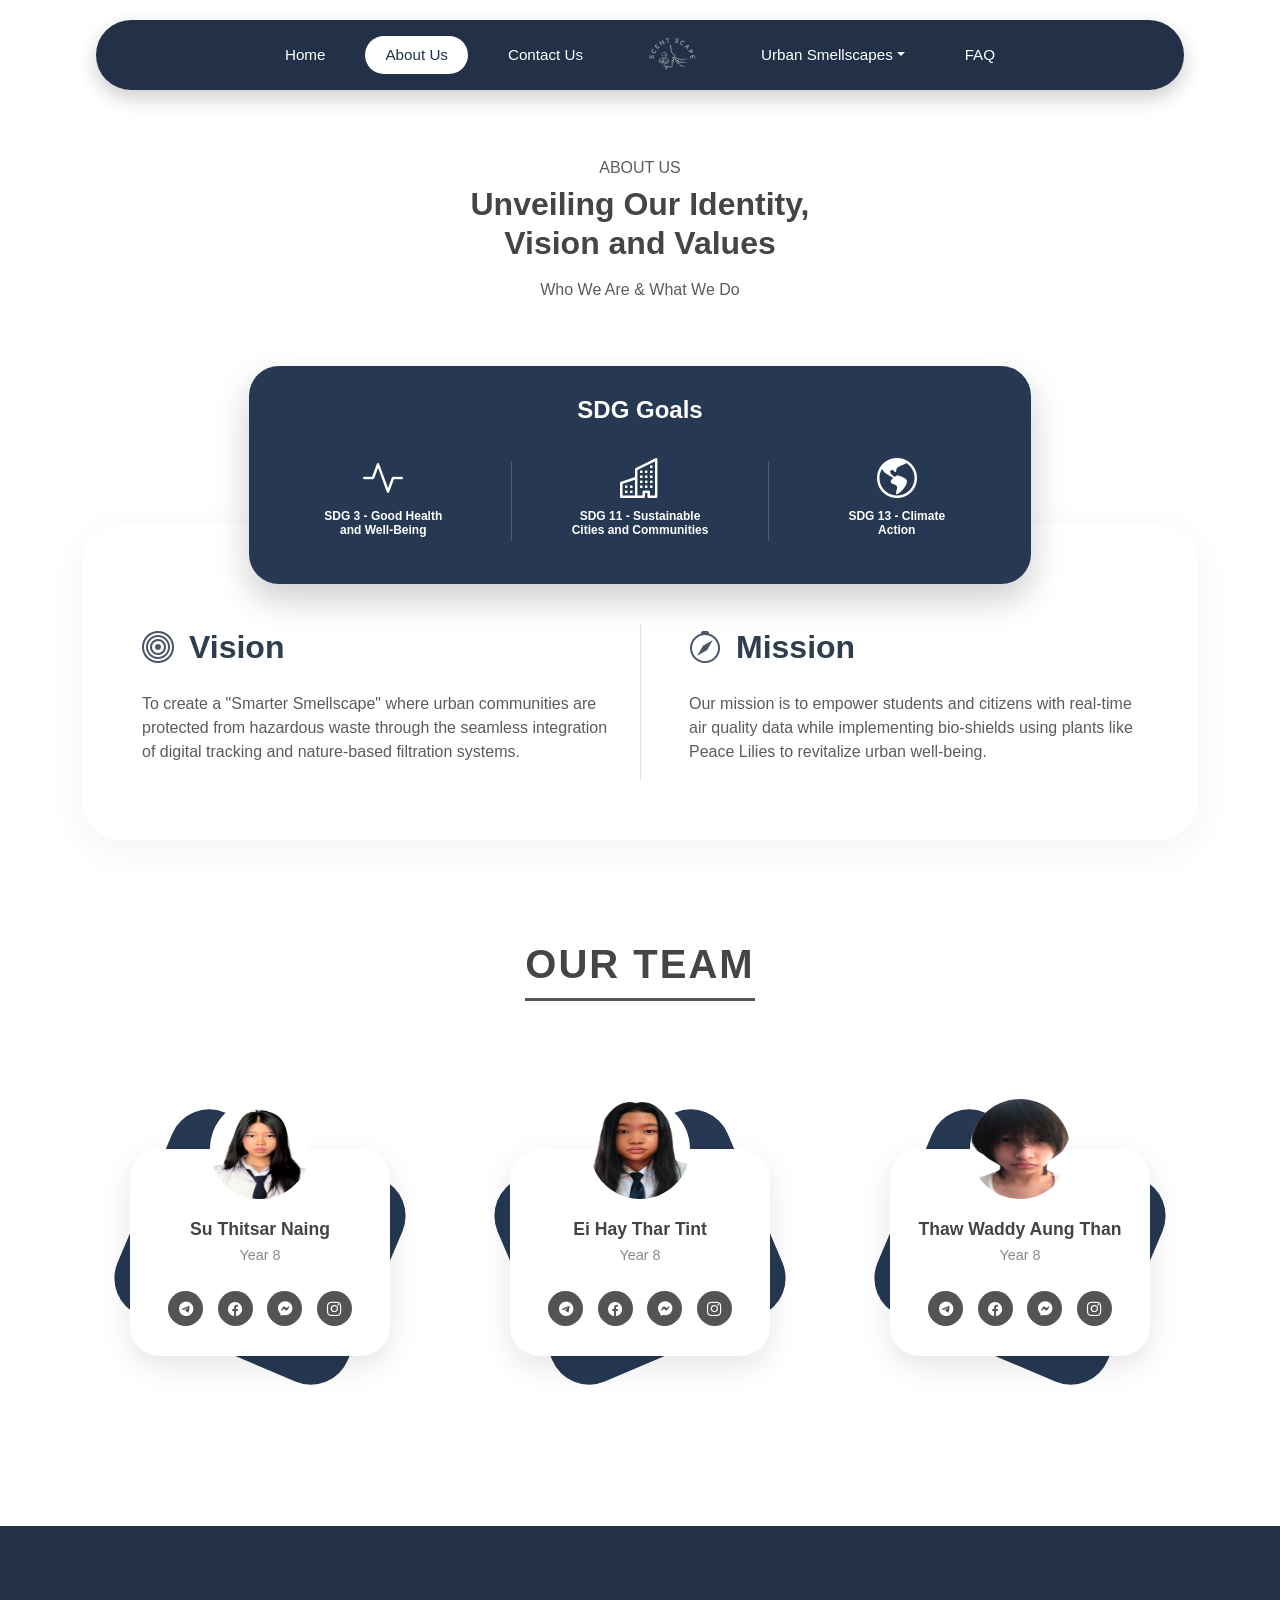
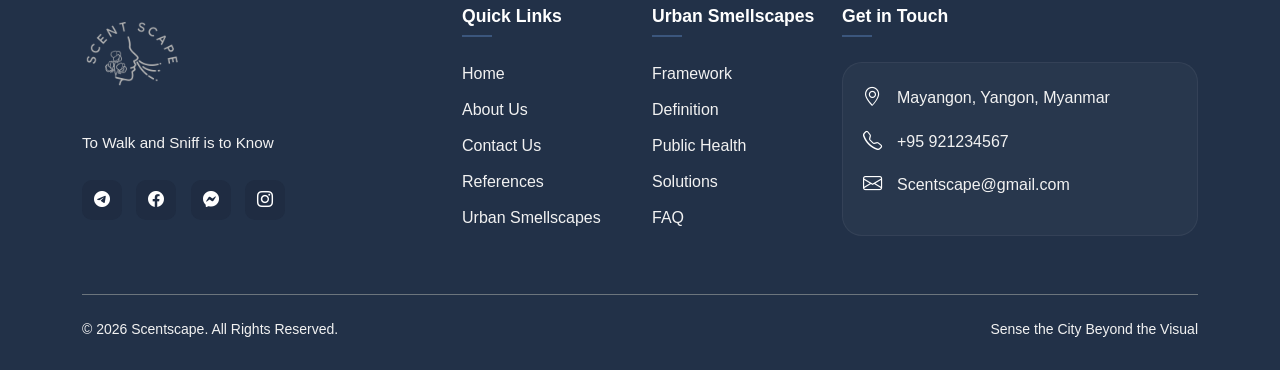
<file: about_us.html>
<!DOCTYPE html>
<html lang="en">
<head>
    <meta charset="UTF-8">
    <meta name="viewport" content="width=device-width, initial-scale=1.0">
    <title>ScentScape | About Us</title>
    <link rel="shortcut icon" href="img/greylogo.png" type="image/x-icon">
    <link href="https://cdn.jsdelivr.net/npm/bootstrap@5.3.8/dist/css/bootstrap.min.css" rel="stylesheet" integrity="sha384-sRIl4kxILFvY47J16cr9ZwB07vP4J8+LH7qKQnuqkuIAvNWLzeN8tE5YBujZqJLB" crossorigin="anonymous">
    <link rel="stylesheet" href="https://cdn.jsdelivr.net/npm/bootstrap-icons@1.13.1/font/bootstrap-icons.min.css">
    <link rel="stylesheet" href="about_us.css">
     <link rel="stylesheet" href="https://maxcdn.bootstrapcdn.com/font-awesome/4.5.0/css/font-awesome.min.css">
     <link rel="stylesheet" href="nav_footer.css">

</head>
<body>
    
<nav class="navbar navbar-expand-md position-sticky">
        <div class="container-fluid justify-content-center">
            <button class="navbar-toggler shadow-none border-0" data-bs-toggle="offcanvas" data-bs-target="#mainNav">
                <span class="navbar-toggler-icon"></span>
            </button>

            <div class="offcanvas offcanvas-start" id="mainNav">
                <div class="offcanvas-header">
                    <button class="btn-close btn-close-white" data-bs-dismiss="offcanvas"></button>
                </div>
                
                <div class="offcanvas-body">
                    <ul class="d-flex navbar-nav align-items-center">

                        <li class="nav-item home"><a class="nav-link" href="index.html">Home</a></li>
                        <li class="nav-item about-us"><a class="nav-link active" href="about_us.html">About Us</a></li>
                        <li class="nav-item contact-us"><a class="nav-link" href="contact.html">Contact Us</a></li>
                        <li class="nav-item mx-lg-4 nav-logo">
                            <a class="navbar-brand p-0 m-0" href="index.html">
                                <img src="img/greylogo.png" class="centerlogo" alt="Logo">
                            </a>
                        </li>
                        <li class="nav-item dropdown"><a href="#" class="nav-link dropdown-toggle" data-bs-toggle="dropdown">Urban Smellscapes</a>
                            <ul class="dropdown-menu">
                                <li><a href="public.html" class="dropdown-item">Understanding Public Health</a></li>
                                
                                <li><a href="solution.html" class="dropdown-item">Solutions</a></li>
                            </ul>
                        </li>
                        <li class="nav-item faq"><a class="nav-link" href="contact.html">FAQ</a></li>
                    </ul>
                </div>
            </div>
        </div>
    </nav>

    <!-- ABOUT SECTION -->
    <div class="container text-center py-5 intro">
        <h6 class="text-muted">ABOUT US</h6>
        <h2 class="fw-bold">Unveiling Our Identity,<br>Vision and Values</h2>
            <p class="text-muted mt-3">
                Who We Are & What We Do
            </p>
    </div>

    <div class="container goals-container">
    
    <!-- OVERLAPPING TOP CARD -->
    <div class="sdg-card">
        <h4 class="fw-bold mb-4">SDG Goals</h4>
        <div class="row align-items-center">
            <div class="col">
                <i class="bi bi-activity sdg-icon"></i>
                <p class="sdg-text">SDG 3 - Good Health<br>and Well-Being</p>
            </div>
            <div class="col-auto"><div class="sdg-divider"></div></div>
            <div class="col">
                <i class="bi bi-buildings sdg-icon"></i>
                <p class="sdg-text">SDG 11 - Sustainable<br>Cities and Communities</p>
            </div>
            <div class="col-auto"><div class="sdg-divider"></div></div>
            <div class="col">
                <i class="bi bi-globe-americas sdg-icon"></i>
                <p class="sdg-text">SDG 13 - Climate<br>Action</p>
            </div>
        </div>
    </div>

    <!-- WHITE BASE CARD -->
    <div class="vision-mission-base">
        <div class="row g-5">
            <!-- Vision -->
            <div class="col-md-6">
                <div class="vm-header">
                    <i class="bi bi-bullseye vm-icon"></i>
                    <h2 class="fw-bold m-0">Vision</h2>
                </div>
                <p class="text-muted">
                    To create a "Smarter Smellscape" where urban communities are protected from hazardous waste through the seamless integration of digital tracking and nature-based filtration systems.
                </p>
            </div>

            <!-- Mission -->
            <div class="col-md-6 border-start ps-md-5">
                <div class="vm-header">
                    <i class="bi bi-compass vm-icon"></i>
                    <h2 class="fw-bold m-0">Mission</h2>
                </div>
                <p class="text-muted">
                    Our mission is to empower students and citizens with real-time air quality data while implementing bio-shields using plants like Peace Lilies to revitalize urban well-being.
                </p>
            </div>
        </div>
    </div>

</div>

<div class="section-header">
    <h1>OUR TEAM</h1>
</div>
<div class="container">

    <div class="row ">
        <!-- Member 1 -->
        <div class="col-md-6 col-lg-4">
            <div class="team-card-wrapper stn-card-wrapper">
                <div class="team-card">
                    <div class="profile-img-box">
                        <img class="rounded-circle" src="img/STN.png" alt="Su pfp">
                    </div>
                    <h5 class="member-name">Su Thitsar Naing</h5>
                    <p class="member-role">Year 8</p>
                    <div class="social-links">
                        <a href="https://web.telegram.org/"><i class="bi bi-telegram"></i></a>
                        <a href="https://www.facebook.com/"><i class="bi bi-facebook"></i></a>
                        <a href="https://www.messenger.com/"><i class="bi bi-messenger"></i></a>
                        <a href="https://www.instagram.com/"><i class="bi bi-instagram"></i></a>
                    </div>
                </div>
            </div>
        </div>

<!-- Member 2 -->
        <div class="col-md-6 col-lg-4 ">
            <div class="team-card-wrapper ei-card-wrapper">
                <div class="team-card">
                    <div class="profile-img-box">
                        <img class="rounded-circle" src="img/EHTT.png" alt="Ei pfp">
                    </div>
                    <h5 class="member-name">Ei Hay Thar Tint</h5>
                    <p class="member-role">Year 8</p>
                    <div class="social-links">
                        <a href="https://web.telegram.org/"><i class="bi bi-telegram"></i></a>
                        <a href="https://www.facebook.com/"><i class="bi bi-facebook"></i></a>
                        <a href="https://www.messenger.com/"><i class="bi bi-messenger"></i></a>
                        <a href="https://www.instagram.com/"><i class="bi bi-instagram"></i></a>
                    </div>
                </div>
            </div>
        </div>

        <!-- Member 3 -->
        <div class="col-md-12 col-lg-4">
            <div class="team-card-wrapper waddy-card-wrapper">
                <div class="team-card">
                    <div class="profile-img-box">
                        <img class="rounded-circle" src="img/TWAT.png" alt="Waddy pfp">
                    </div>
                    <h5 class="member-name">Thaw Waddy Aung Than</h5>
                    <p class="member-role">Year 8</p>
                    <div class="social-links">
                        <a href="https://web.telegram.org/"><i class="bi bi-telegram"></i></a>
                        <a href="https://www.facebook.com/"><i class="bi bi-facebook"></i></a>
                        <a href="https://www.messenger.com/"><i class="bi bi-messenger"></i></a>
                        <a href="https://www.instagram.com/"><i class="bi bi-instagram"></i></a>
                    </div>
                </div>
            </div>
        </div>
    </div>
</div>


<section id="footer" class="footer-section">
    <footer class="footer">
        <div class="container">
            <div class="row gy-5">
            
                <div class="col-lg-4">
                    <div class="footer-brand">
                        <img class="footer-logo mb-4" src="img/greylogo.png" alt="logo">
                        <p class="footer-bio">To Walk and Sniff is to Know</p>
                        <div class="social-wrapper mt-4">
                            <a href="https://web.telegram.org/" data-bs-toggle="tooltip" data-bs-title="Telegram"><i class="bi bi-telegram" ></i></a>
                            <a href="https://www.facebook.com/" data-bs-toggle="tooltip" data-bs-title="Facebook"><i class="bi bi-facebook"></i></a>
                            <a href="https://www.messenger.com/" data-bs-toggle="tooltip" data-bs-title="Messenger"><i class="bi bi-messenger" data-bs-title="Messenger"></i></a>
                            <a href="https://www.instagram.com/" data-bs-toggle="tooltip" data-bs-title="Instagram"><i class="bi bi-instagram" data-bs-title="Instagram"></i></a>
                        </div>
                    </div>
                </div>


                <div class="col-lg-2 d-none d-lg-block">
                    <h6 class="footer-title">Quick Links</h6>
                    <ul class="footer-list">
                        <li><a href="index.html">Home</a></li>
                        <li><a href="about_us.html">About Us</a></li>
                        <li><a href="contact.html">Contact Us</a></li>
                        <li><a href="reference.html">References</a></li>
                        <li><a href="public.html">Urban Smellscapes</a></li>
                    </ul>
                </div>

                <div class="col-lg-2 d-none d-lg-block">
                    <h6 class="footer-title">Urban Smellscapes</h6>
                    <ul class="footer-list">
                        <li><a href="index.html">Framework</a></li>
                        <li><a href="public.html ">Definition</a></li>
                        <li><a href="public.html">Public Health</a></li>
                        <li><a href="solution.html">Solutions</a></li>
                        <li><a href="contact.html">FAQ</a></li>
                    </ul>
                </div>


                <div class="col-12 d-lg-none">
                    <div class="accordion accordion-flush" id="footerMobileMenu">
                        <div class="accordion-item bg-transparent">
                            <h2 class="accordion-header">
                                <button class="accordion-button collapsed px-0 bg-transparent text-white" type="button" data-bs-toggle="collapse" data-bs-target="#collapseNav1">
                                    Quick Links
                                </button>
                            </h2>
                            <div id="collapseNav1" class="accordion-collapse collapse" data-bs-parent="#footerMobileMenu">
                                <ul class="footer-list py-3 text-white">
                                    <li><a href="index.html">Home</a></li>
                                    <li><a href="about_us.html">About Us</a></li>
                                    <li><a href="contact.html">Contact Us</a></li>
                                    <li><a href="reference.html">References</a></li>
                                    <li><a href="public.html">Urban Smellscapes</a></li>
                                </ul>
                            </div>
                        </div>

                        <div class="accordion-item bg-transparent">
                            <h2 class="accordion-header">
                                <button class="accordion-button collapsed px-0 bg-transparent text-white" type="button" data-bs-toggle="collapse" data-bs-target="#collapseNav2">
                                    Urban Smellscapes
                                </button>
                            </h2>
                            <div id="collapseNav2" class="accordion-collapse collapse text-white" data-bs-parent="#footerMobileMenu">
                                <ul class="footer-list py-3">
                                    <li><a href="index.html">Framework</a></li>
                                    <li><a href="public.html #comparision">Definition</a></li>
                                    <li><a href="public.html">Public Health</a></li>
                                    <li><a href="solution.html">Solutions</a></li>
                                    <li><a href="contact.html #faq-section-part">FAQ</a></li>
                                </ul>
                            </div>
                        </div>

                    </div>
                </div>

                <div class="col-lg-4">
                    <h6 class="footer-title">Get in Touch</h6>
                    <div class="contact-card">
                        <div class="contact-item">
                            <i class="bi bi-geo-alt " data-bs-toggle="tooltip" data-bs-title="Address"></i>
                            <span >Mayangon, Yangon, Myanmar</span>
                        </div>
                        <div class="contact-item">
                            <i class="bi bi-telephone" data-bs-toggle="tooltip" data-bs-title="Phone Number"></i>
                            <span>+95 921234567</span>
                        </div>
                        <div class="contact-item">
                            <i class="bi bi-envelope" data-bs-toggle="tooltip" data-bs-title="Gmail"></i>
                            <span>Scentscape@gmail.com</span>
                        </div>
                    </div>
                </div>

            </div>

            <div class="footer-bottom mt-5 pt-4 border-top border-secondary">
                <div class="row align-items-center">
                    <div class="col-md-6 text-center text-md-start">
                        <p class="mb-0 small">&copy; 2026 Scentscape. All Rights Reserved.</p>
                    </div>
                    <div class="col-md-6 text-center text-md-end mt-3 mt-md-0">
                        <p class="mb-0 small">Sense the City Beyond the Visual</p>
                    </div>
                </div>
            </div>
        </div>
    </footer>
</section>
    
 
    <script src="https://cdn.jsdelivr.net/npm/bootstrap@5.3.8/dist/js/bootstrap.bundle.min.js" integrity="sha384-FKyoEForCGlyvwx9Hj09JcYn3nv7wiPVlz7YYwJrWVcXK/BmnVDxM+D2scQbITxI" crossorigin="anonymous"></script>
    <script>
    const tooltips = document.querySelectorAll('[data-bs-toggle="tooltip"]')
    tooltips.forEach(t => {new bootstrap.Tooltip(t)});
    </script>
</body>
</html>
</file>
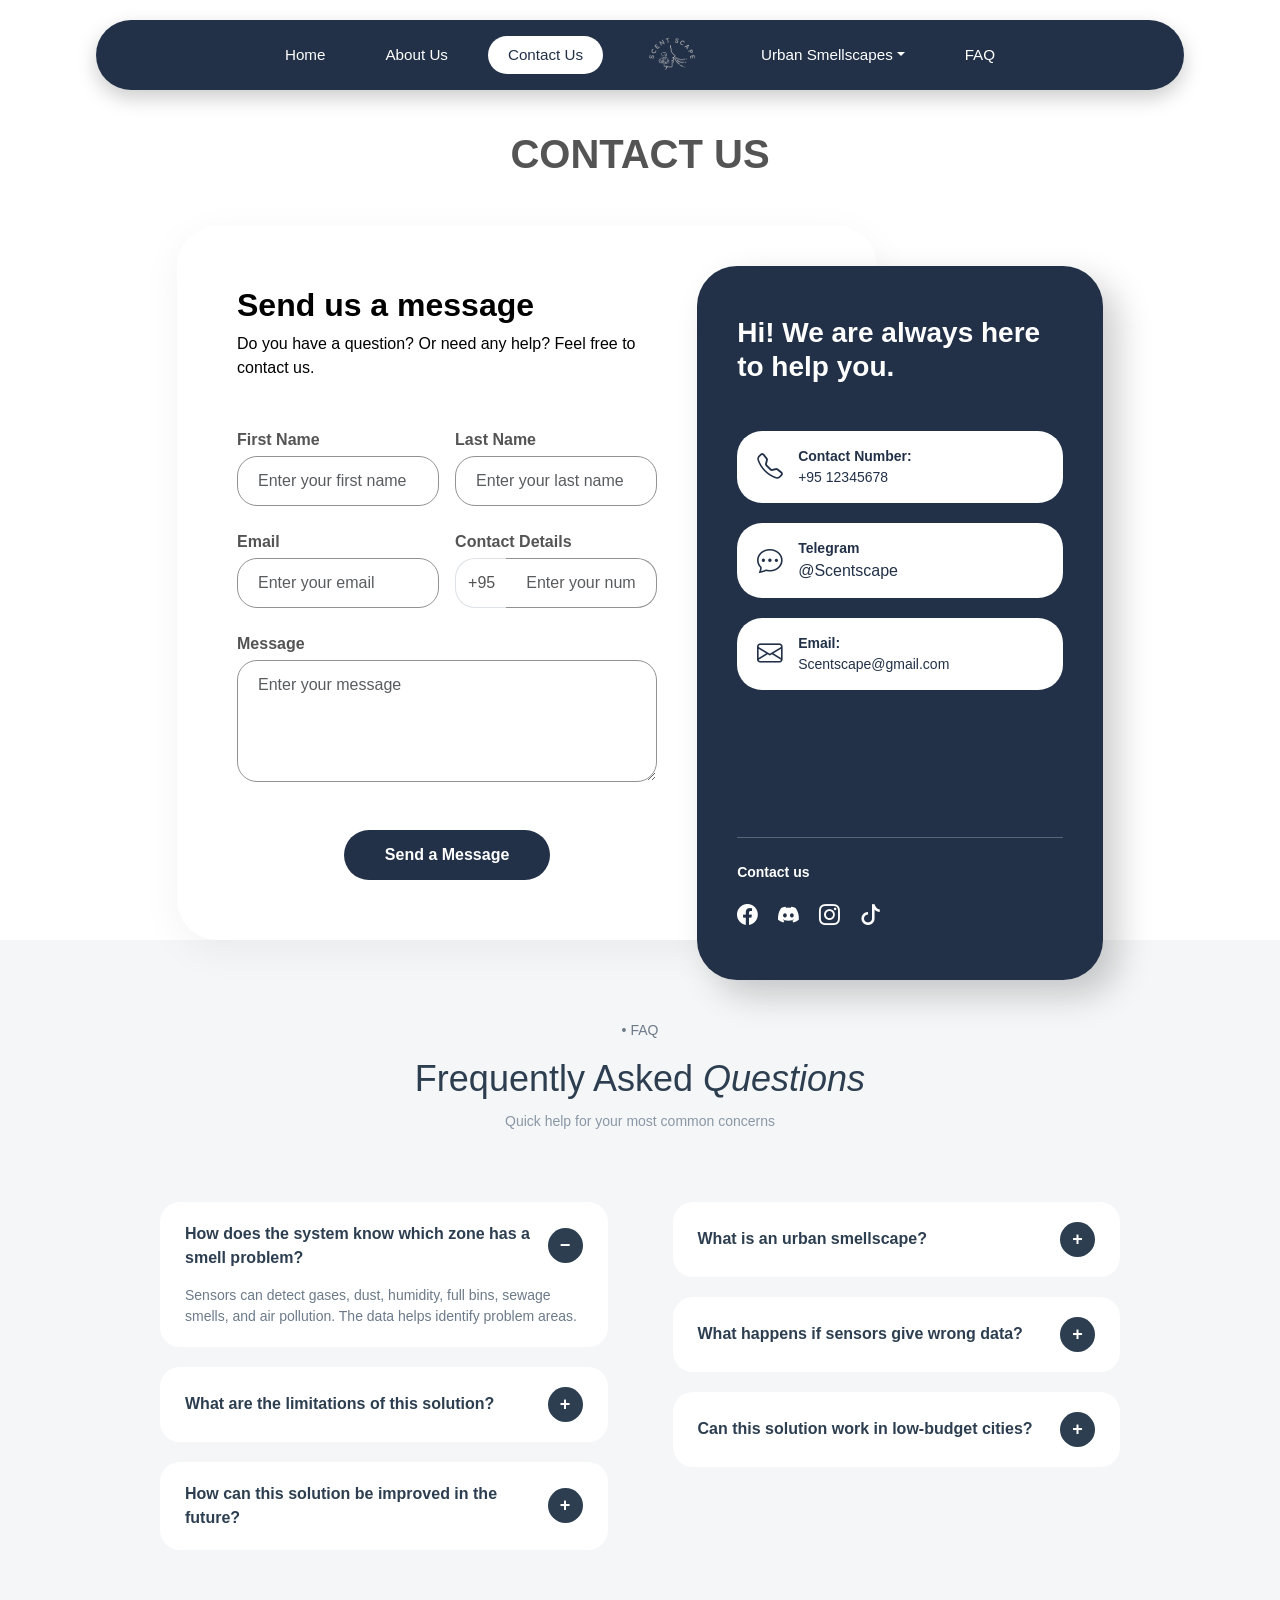
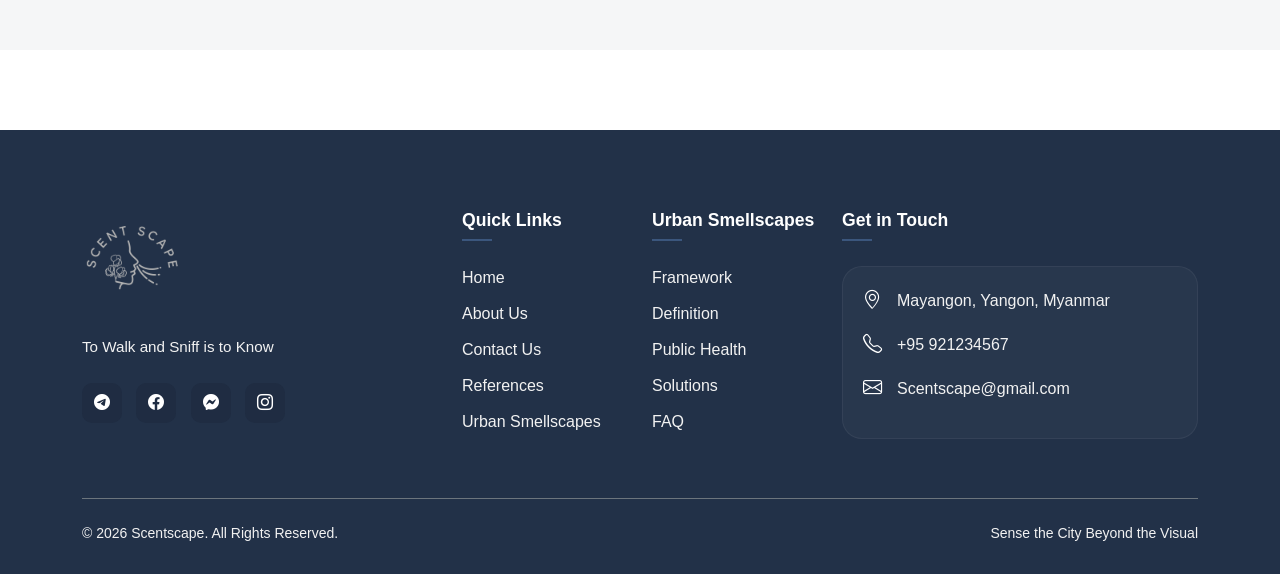
<file: contact.html>
<!DOCTYPE html>
<html lang="en">
<head>
    <meta charset="UTF-8">
    <meta name="viewport" content="width=device-width, initial-scale=1.0">
    <title> ScentScape | Contact Us</title>
    <link href="https://cdn.jsdelivr.net/npm/bootstrap@5.3.8/dist/css/bootstrap.min.css" rel="stylesheet" integrity="sha384-sRIl4kxILFvY47J16cr9ZwB07vP4J8+LH7qKQnuqkuIAvNWLzeN8tE5YBujZqJLB" crossorigin="anonymous">
    <link rel="shortcut icon" href="img/greylogo.png" type="image/x-icon">
    <link rel="stylesheet" href="https://cdn.jsdelivr.net/npm/bootstrap-icons@1.13.1/font/bootstrap-icons.min.css">
    <link rel="stylesheet" href="contact.css">
    <link rel="stylesheet" href="nav_footer.css">
    <link rel="stylesheet" href="faq.css">
    
</head>
<body>

   <nav class="navbar navbar-expand-md position-sticky">
        <div class="container-fluid justify-content-center">
            <button class="navbar-toggler shadow-none border-0" data-bs-toggle="offcanvas" data-bs-target="#mainNav">
                <span class="navbar-toggler-icon"></span>
            </button>

            <div class="offcanvas offcanvas-start" id="mainNav">
                <div class="offcanvas-header">
                    <button class="btn-close btn-close-white" data-bs-dismiss="offcanvas"></button>
                </div>
                
                <div class="offcanvas-body">
                    <ul class="d-flex navbar-nav align-items-center">

                        <li class="nav-item home"><a class="nav-link" href="index.html">Home</a></li>
                        <li class="nav-item about-us"><a class="nav-link" href="about_us.html">About Us</a></li>
                        <li class="nav-item contact-us"><a class="nav-link active" href="contact.html">Contact Us</a></li>
                        <li class="nav-item mx-lg-4 nav-logo">
                            <a class="navbar-brand p-0 m-0" href="index.html">
                                <img src="img/greylogo.png" class="centerlogo" alt="Logo">
                            </a>
                        </li>
                        <li class="nav-item dropdown"><a href="#" class="nav-link dropdown-toggle" data-bs-toggle="dropdown">Urban Smellscapes</a>
                            <ul class="dropdown-menu">
                                <li><a href="public.html" class="dropdown-item">Understanding Public Health</a></li>
                                
                                <li><a href="solution.html" class="dropdown-item">Solutions</a></li>
                            </ul>
                        </li>
                        <li class="nav-item faq"><a class="nav-link" href="contact.html ">FAQ</a></li>
                    </ul>
                </div>
            </div>
        </div>
    </nav>
    
 <div class="container contact-container">
        <h1 class="text-center fw-bold mb-5 contact-heading">CONTACT US</h1>
        
        <div class="row justify-content-center">
            <div class="col-lg-11 col-xl-10">
                <div class="row g-0 align-items-stretch">
                    
                    <div class="col-md-7">
                        <div class="white-base">
                            <h2 class="fw-bold mb-2 send-heading">Send us a message</h2>
                            <p class="white-container-p mb-5">Do you have a question? Or need any help? Feel free to contact us.</p>
                            
                            <form>
                                <div class="row g-3 mb-4">
                                    <div class="col-sm-6">
                                        <label class="label-text fw-bold mb-1">First Name</label>
                                        <input type="text" class="form-control" placeholder="Enter your first name">
                                    </div>
                                    <div class="col-sm-6">
                                        <label class="label-text fw-bold mb-1">Last Name</label>
                                        <input type="text" class="form-control" placeholder="Enter your last name">
                                    </div>
                                </div>

                                <div class="row g-3 mb-4">
                                    <div class="col-sm-6">
                                        <label class="label-text fw-bold mb-1">Email</label>
                                        <input type="email" class="form-control" placeholder="Enter your email">
                                    </div>
                                    <div class="col-sm-6">
                                        <label class="label-text fw-bold mb-1">Contact Details</label>
                                        <div class="input-group">
                                            <span class="input-group-text">+95</span>
                                            <input type="text" class="form-control phone-field" placeholder="Enter your num">
                                        </div>
                                    </div>
                                </div>

                                <div class="mb-4">
                                    <label class="label-text fw-bold mb-1">Message</label>
                                    <textarea class="form-control" rows="4" placeholder="Enter your message"></textarea>
                                </div>

                                <div class="text-center mt-5">
                                    <button type="submit" class="btn btn-submit">Send a Message</button>
                                </div>
                            </form>
                        </div>
                    </div>

                    <div class="col-md-5">
                        <div class="blue-offset-card h-100 d-flex flex-column justify-content-between">
                            <div>
                                <h3 class="fw-bold mb-5">Hi! We are always here to help you.</h3>
                                
                                <div class="info-pill">
                                    <i class="bi bi-telephone bi-icon"></i>
                                    <div>
                                        <div class="small fw-bold">Contact Number:</div>
                                        <div class="small">+95 12345678</div>
                                    </div>
                                </div>

                                <div class="info-pill">
                                    <i class="bi bi-chat-dots bi-icon"></i>
                                    <div>
                                        <div class="small fw-bold">Telegram</div>
                                        <div class="smal">@Scentscape</div>
                                    </div>
                                </div>

                                <div class="info-pill">
                                    <i class="bi bi-envelope bi-icon"></i>
                                    <div>
                                        <div class="small fw-bold">Email:</div>
                                        <div class="small">Scentscape@gmail.com</div>
                                    </div>
                                </div>
                            </div>

                            <div class="mt-4">
                                <hr class="mb-4 opacity-25">
                                <p class="small fw-bold mb-3">Contact us</p>
                                <div class="d-flex">
                                    <a href="https://www.facebook.com/" class="social-link" data-bs-toggle="tooltip" data-bs-title="Facebook"><i class="bi bi-facebook"></i></a>
                                    <a href="https://discord.com/" class="social-link" data-bs-toggle="tooltip" data-bs-title="Discord"><i class="bi bi-discord"></i></a>
                                    <a href="https://www.instagram.com/" class="social-link" data-bs-toggle="tooltip" data-bs-title="Instagram"><i class="bi bi-instagram"></i></a>
                                    <a href="https://www.tiktok.com/" class="social-link" data-bs-toggle="tooltip" data-bs-title="Tiktok"><i class="bi bi-tiktok"></i></a>
                                </div>
                            </div>
                        </div>
                    </div>

                </div>
            </div>
        </div>
    </div>

<section class="faq-section" id="faq-section-part">

  <div class="faq-header">
    <p class="faq-subtitle">• FAQ</p>
    <h2>Frequently Asked <em>Questions</em></h2>
    <p class="faq-description">Quick help for your most common concerns</p>
  </div>

  <div class="faq-container">

    <div class="col-lg-12">
        <div class="faq-item">
      <input type="checkbox" id="faq1" checked>
      <label class="faq-question" for="faq1">
        <span>How does the system know which zone has a smell problem?</span>
        <span class="faq-icon"></span>
      </label>
      <div class="faq-answer">
        Sensors can detect gases, dust, humidity, full bins, sewage smells, and air pollution. The data helps identify problem areas.
      </div>
    </div>

   
    <div class="faq-item ">
      <input type="checkbox" id="faq2">
      <label class="faq-question" for="faq2">
        <span>What are the limitations of this solution?</span>
        <span class="faq-icon"></span>
      </label>
      <div class="faq-answer">
        The system may need high costs, regular maintenance, electricity, internet connection, and trained workers. Sensors may also need checking to stay accurate.
      </div>
    </div>

    
    <div class="faq-item">
      <input type="checkbox" id="faq3">
      <label class="faq-question" for="faq3">
        <span>How can this solution be improved in the future?</span>
        <span class="faq-icon"></span>
      </label>
      <div class="faq-answer">
        It can be improved by adding better sensors, solar power, stronger smell maps, AI prediction, more green corridors, and faster alerts for city maintenance teams.
      </div>
    </div>

    </div>

    <div class="col-lg-12 sec-faq">

        <div class="faq-item">
      <input type="checkbox" id="faq4">
      <label class="faq-question" for="faq4">
        <span>What is an urban smellscape?</span>
        <span class="faq-icon"></span>
      </label>
      <div class="faq-answer">
        An urban smellscape is the overall smell environment of a city, including smells from traffic, food stalls, markets, parks, drains, and waste areas.
      </div>
    </div>

   
    <div class="faq-item">
      <input type="checkbox" id="faq5">
      <label class="faq-question" for="faq5">
        <span> What happens if sensors give wrong data?</span>
        <span class="faq-icon"></span>
      </label>
      <div class="faq-answer">
        The system may respond incorrectly, so sensors need regular checking, cleaning, and calibration to stay accurate.
      </div>
    </div>

    <div class="faq-item">
      <input type="checkbox" id="faq6">
      <label class="faq-question" for="faq6">
        <span>Can this solution work in low-budget cities?</span>
        <span class="faq-icon"></span>
      </label>
      <div class="faq-answer">
        Yes, but it can start small. Cities can begin with one problem zone, like a market or drainage area, then expand when more budget is available.
      </div>
    </div>
    </div>
  </div>
</section>


<section id="footer" class="footer-section">
    <footer class="footer">
        <div class="container">
            <div class="row gy-5">
            
                <div class="col-lg-4">
                    <div class="footer-brand">
                        <img class="footer-logo mb-4" src="img/greylogo.png" alt="logo">
                        <p class="footer-bio">To Walk and Sniff is to Know</p>
                        <div class="social-wrapper mt-4">
                            <a href="https://web.telegram.org/" data-bs-toggle="tooltip" data-bs-title="Telegram"><i class="bi bi-telegram" ></i></a>
                            <a href="https://www.facebook.com/" data-bs-toggle="tooltip" data-bs-title="Facebook"><i class="bi bi-facebook"></i></a>
                            <a href="https://www.messenger.com/" data-bs-toggle="tooltip" data-bs-title="Messenger"><i class="bi bi-messenger" data-bs-title="Messenger"></i></a>
                            <a href="https://www.instagram.com/" data-bs-toggle="tooltip" data-bs-title="Instagram"><i class="bi bi-instagram" data-bs-title="Instagram"></i></a>
                        </div>
                    </div>
                </div>


                <div class="col-lg-2 d-none d-lg-block">
                    <h6 class="footer-title">Quick Links</h6>
                    <ul class="footer-list">
                        <li><a href="index.html">Home</a></li>
                        <li><a href="about_us.html">About Us</a></li>
                        <li><a href="contact.html">Contact Us</a></li>
                        <li><a href="reference.html">References</a></li>
                        <li><a href="public.html">Urban Smellscapes</a></li>
                    </ul>
                </div>

                <div class="col-lg-2 d-none d-lg-block">
                    <h6 class="footer-title">Urban Smellscapes</h6>
                    <ul class="footer-list">
                        <li><a href="index.html">Framework</a></li>
                        <li><a href="public.html ">Definition</a></li>
                        <li><a href="public.html">Public Health</a></li>
                        <li><a href="solution.html">Solutions</a></li>
                        <li><a href="contact.html">FAQ</a></li>
                    </ul>
                </div>


                <div class="col-12 d-lg-none">
                    <div class="accordion accordion-flush" id="footerMobileMenu">
                        <div class="accordion-item bg-transparent">
                            <h2 class="accordion-header">
                                <button class="accordion-button collapsed px-0 bg-transparent text-white" type="button" data-bs-toggle="collapse" data-bs-target="#collapseNav1">
                                    Quick Links
                                </button>
                            </h2>
                            <div id="collapseNav1" class="accordion-collapse collapse" data-bs-parent="#footerMobileMenu">
                                <ul class="footer-list py-3 text-white">
                                    <li><a href="index.html">Home</a></li>
                                    <li><a href="about_us.html">About Us</a></li>
                                    <li><a href="contact.html">Contact Us</a></li>
                                    <li><a href="reference.html">References</a></li>
                                    <li><a href="public.html">Urban Smellscapes</a></li>
                                </ul>
                            </div>
                        </div>

                        <div class="accordion-item bg-transparent">
                            <h2 class="accordion-header">
                                <button class="accordion-button collapsed px-0 bg-transparent text-white" type="button" data-bs-toggle="collapse" data-bs-target="#collapseNav2">
                                    Urban Smellscapes
                                </button>
                            </h2>
                            <div id="collapseNav2" class="accordion-collapse collapse text-white" data-bs-parent="#footerMobileMenu">
                                <ul class="footer-list py-3">
                                    <li><a href="index.html">Framework</a></li>
                                    <li><a href="public.html">Definition</a></li>
                                    <li><a href="public.html">Public Health</a></li>
                                    <li><a href="solution.html">Solutions</a></li>
                                    <li><a href="contact.html">FAQ</a></li>
                                </ul>
                            </div>
                        </div>

                    </div>
                </div>

                <div class="col-lg-4">
                    <h6 class="footer-title">Get in Touch</h6>
                    <div class="contact-card">
                        <div class="contact-item">
                            <i class="bi bi-geo-alt " data-bs-toggle="tooltip" data-bs-title="Address"></i>
                            <span >Mayangon, Yangon, Myanmar</span>
                        </div>
                        <div class="contact-item">
                            <i class="bi bi-telephone" data-bs-toggle="tooltip" data-bs-title="Phone Number"></i>
                            <span>+95 921234567</span>
                        </div>
                        <div class="contact-item">
                            <i class="bi bi-envelope" data-bs-toggle="tooltip" data-bs-title="Gmail"></i>
                            <span>Scentscape@gmail.com</span>
                        </div>
                    </div>
                </div>

            </div>

            <div class="footer-bottom mt-5 pt-4 border-top border-secondary">
                <div class="row align-items-center">
                    <div class="col-md-6 text-center text-md-start">
                        <p class="mb-0 small">&copy; 2026 Scentscape. All Rights Reserved.</p>
                    </div>
                    <div class="col-md-6 text-center text-md-end mt-3 mt-md-0">
                        <p class="mb-0 small">Sense the City Beyond the Visual</p>
                    </div>
                </div>
            </div>
        </div>
    </footer>
</section>
    
 
    <script src="https://cdn.jsdelivr.net/npm/bootstrap@5.3.8/dist/js/bootstrap.bundle.min.js" integrity="sha384-FKyoEForCGlyvwx9Hj09JcYn3nv7wiPVlz7YYwJrWVcXK/BmnVDxM+D2scQbITxI" crossorigin="anonymous"></script>
    <script>
    const tooltips = document.querySelectorAll('[data-bs-toggle="tooltip"]')
    tooltips.forEach(t => {new bootstrap.Tooltip(t)});
    </script>
</body>
</html>
</file>
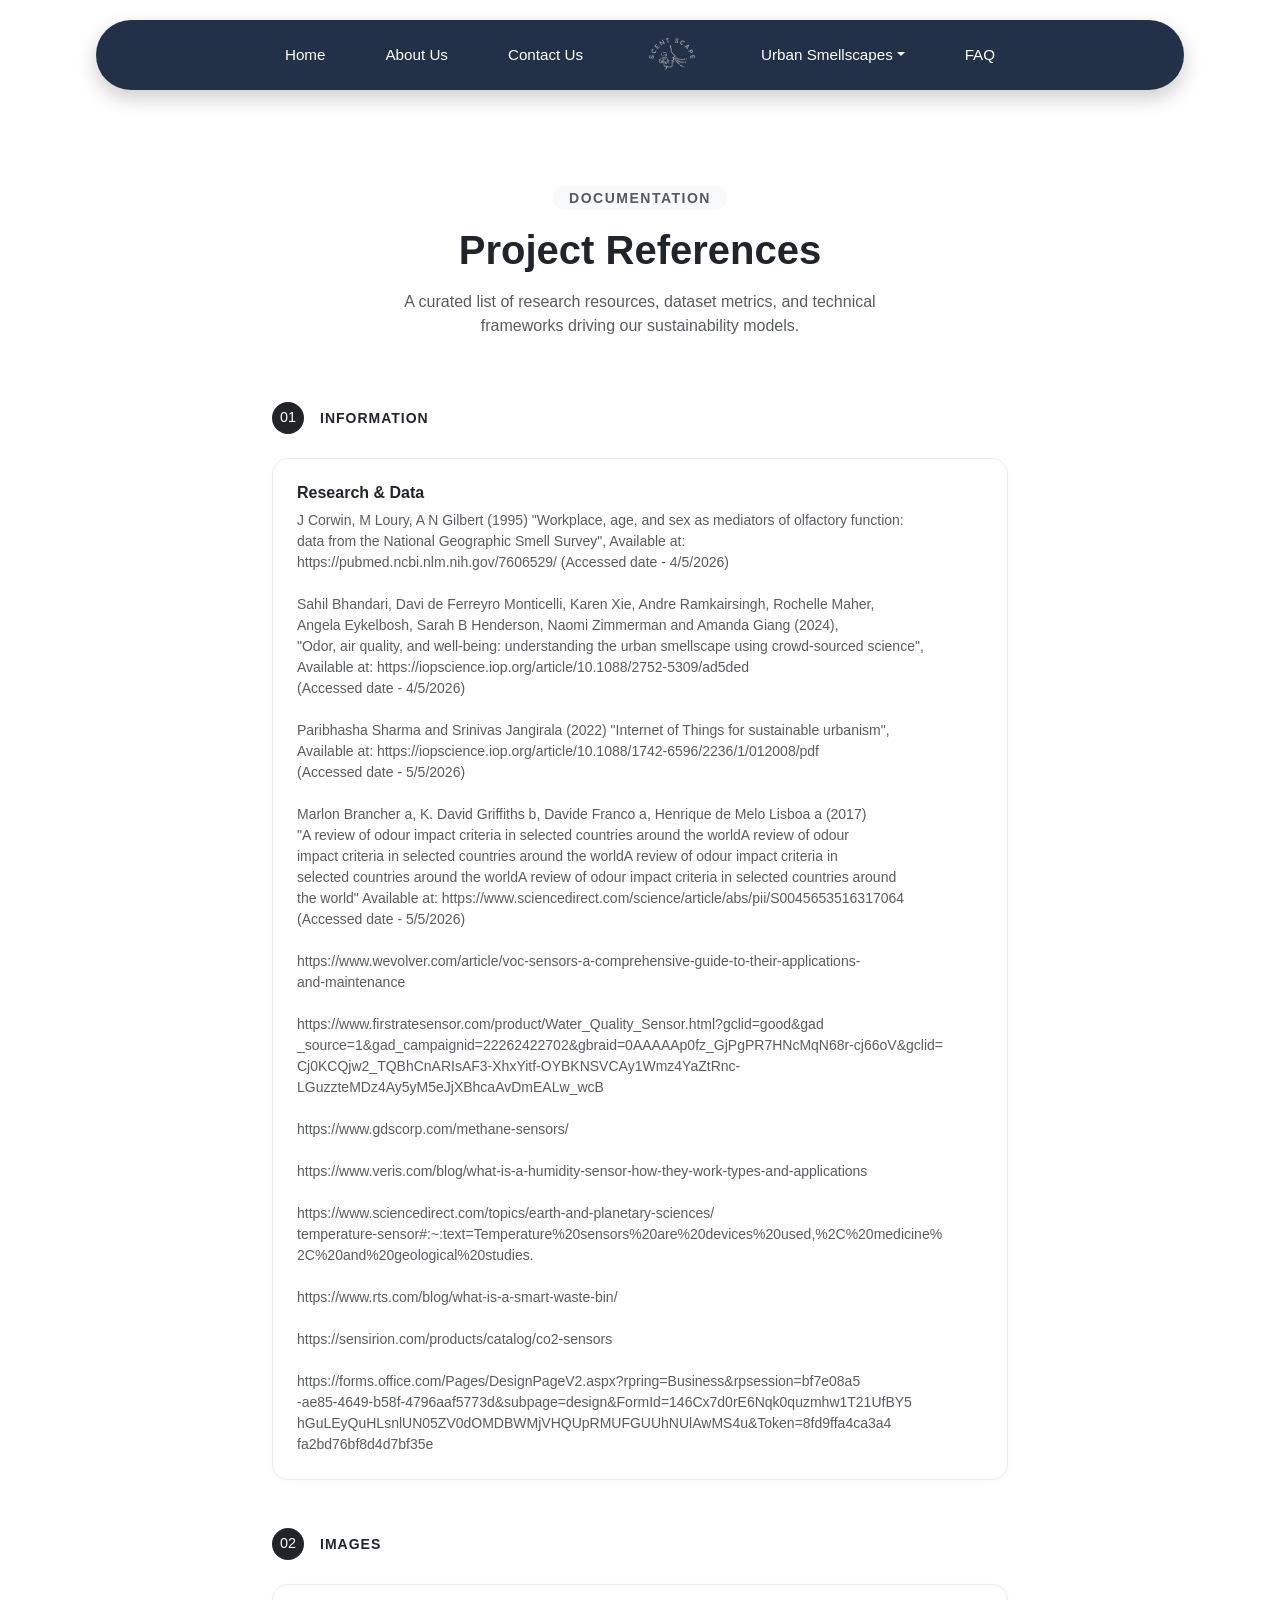
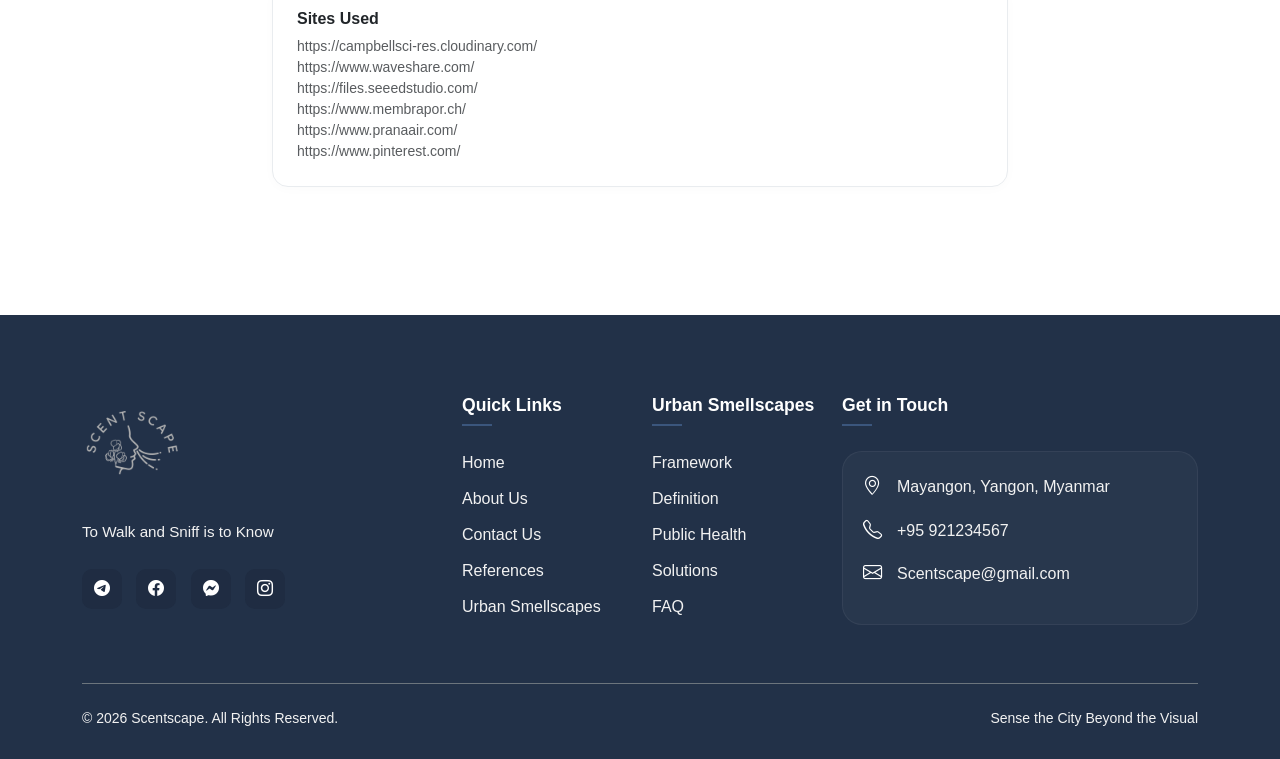
<file: reference.html>
<!DOCTYPE html>
<html lang="en">
<head>
    <meta charset="UTF-8">
    <meta name="viewport" content="width=device-width, initial-scale=1.0">
    <title>Scentscape | References </title>
    <link href="https://cdn.jsdelivr.net/npm/bootstrap@5.3.8/dist/css/bootstrap.min.css" rel="stylesheet" integrity="sha384-sRIl4kxILFvY47J16cr9ZwB07vP4J8+LH7qKQnuqkuIAvNWLzeN8tE5YBujZqJLB" crossorigin="anonymous">
    <link rel="shortcut icon" href="img/greylogo.png" type="image/x-icon">
    <link rel="stylesheet" href="https://cdn.jsdelivr.net/npm/bootstrap-icons@1.13.1/font/bootstrap-icons.min.css">
    <link rel="stylesheet" href="reference.css">
    <link rel="stylesheet" href="nav_footer.css">
    
</head>
<body>


<nav class="navbar navbar-expand-md position-sticky">
        <div class="container-fluid justify-content-center">
            <button class="navbar-toggler shadow-none border-0" data-bs-toggle="offcanvas" data-bs-target="#mainNav">
                <span class="navbar-toggler-icon"></span>
            </button>

            <div class="offcanvas offcanvas-start" id="mainNav">
                <div class="offcanvas-header">
                    <button class="btn-close btn-close-white" data-bs-dismiss="offcanvas"></button>
                </div>
                
                <div class="offcanvas-body">
                    <ul class="d-flex navbar-nav align-items-center">

                        <li class="nav-item home"><a class="nav-link" href="index.html">Home</a></li>
                        <li class="nav-item about-us"><a class="nav-link" href="about_us.html">About Us</a></li>
                        <li class="nav-item contact-us"><a class="nav-link" href="contact.html">Contact Us</a></li>
                        <li class="nav-item mx-lg-4 nav-logo">
                            <a class="navbar-brand p-0 m-0" href="index.html">
                                <img src="img/greylogo.png" class="centerlogo" alt="Logo">
                            </a>
                        </li>
                        <li class="nav-item dropdown"><a href="#" class="nav-link dropdown-toggle" data-bs-toggle="dropdown">Urban Smellscapes</a>
                            <ul class="dropdown-menu">
                                <li><a href="public.html" class="dropdown-item">Understanding Public Health</a></li>
                                
                                <li><a href="solution.html" class="dropdown-item">Solutions</a></li>
                            </ul>
                        </li>
                        <li class="nav-item faq"><a class="nav-link" href="contact.html ">FAQ</a></li>
                    </ul>
                </div>
            </div>
        </div>
    </nav>
   



   <main class="container my-5 py-5 text-color">
  <div class="row mb-5 justify-content-center">
    <div class="col-lg-8 text-center">
      <span class="text-uppercase tracking-wider text-muted small fw-bold px-3 py-1 bg-light rounded-pill">Documentation</span>
      <h2 class="fw-bold text-dark display-6 mt-3 mb-3">Project References</h2>
      <p class="text-muted fs-6 mx-auto" style="max-width: 500px;">
        A curated list of research resources, dataset metrics, and technical frameworks driving our sustainability models.
      </p>
    </div>
  </div>


  <div class="row justify-content-center">
    <div class="col-lg-8">
      

      <div class="mb-5">
        <div class="d-flex align-items-center mb-4">
          <div class="rounded-circle bg-dark text-white d-flex align-items-center justify-content-center me-3" style="width: 32px; height: 32px; font-size: 0.9rem;">01</div>
          <h5 class="fw-bold m-0 text-dark text-uppercase tracking-wide small text-color">Information</h5>
        </div>
        
        <div class="d-grid gap-3">
          <div class="p-4 bg-white border border-light-subtle rounded-4 custom-minimal-card">
            <div class="d-flex justify-content-between align-items-start mb-2">
              <h6 class="fw-bold m-0 text-dark text-color">Research & Data</h6>
            </div>
            <p class="text-muted small m-0 lh-base">
              J Corwin, M Loury, A N Gilbert (1995) "Workplace, age, and sex as mediators of olfactory function: <br> 
              data from the National Geographic Smell Survey", Available at: <br>
               https://pubmed.ncbi.nlm.nih.gov/7606529/ (Accessed date - 4/5/2026) 
              <br><br>

Sahil Bhandari, Davi de Ferreyro Monticelli, Karen Xie, Andre Ramkairsingh, Rochelle Maher, 
<br> Angela Eykelbosh, Sarah B Henderson, Naomi Zimmerman and Amanda Giang (2024), <br>
 "Odor, air quality, and well-being: understanding the urban smellscape using crowd-sourced science", <br>
  Available at: https://iopscience.iop.org/article/10.1088/2752-5309/ad5ded  <br>
  (Accessed date - 4/5/2026)
<br><br>

Paribhasha Sharma and Srinivas Jangirala (2022) "Internet of Things for sustainable urbanism", <br>
 Available at: https://iopscience.iop.org/article/10.1088/1742-6596/2236/1/012008/pdf 
 <br>(Accessed date - 5/5/2026)
<br><br>

Marlon Brancher a, K. David Griffiths b, Davide Franco a, Henrique de Melo Lisboa a (2017) <br>
 "A review of odour impact criteria in selected countries around the worldA review of odour <br>
  impact criteria in selected countries around the worldA review of odour impact criteria in <br>
  selected countries around the worldA review of odour impact criteria in selected countries around <br>
  the world" Available at: https://www.sciencedirect.com/science/article/abs/pii/S0045653516317064 <br>
   (Accessed date - 5/5/2026)
<br><br>

https://www.wevolver.com/article/voc-sensors-a-comprehensive-guide-to-their-applications- <br>
and-maintenance
<br><br>

https://www.firstratesensor.com/product/Water_Quality_Sensor.html?gclid=good&gad <br>
_source=1&gad_campaignid=22262422702&gbraid=0AAAAAp0fz_GjPgPR7HNcMqN68r-cj66oV&gclid= <br>
Cj0KCQjw2_TQBhCnARIsAF3-XhxYitf-OYBKNSVCAy1Wmz4YaZtRnc- <br>
LGuzzteMDz4Ay5yM5eJjXBhcaAvDmEALw_wcB
<br><br>

https://www.gdscorp.com/methane-sensors/
<br><br>
https://www.veris.com/blog/what-is-a-humidity-sensor-how-they-work-types-and-applications
<br><br>
https://www.sciencedirect.com/topics/earth-and-planetary-sciences/ <br>
temperature-sensor#:~:text=Temperature%20sensors%20are%20devices%20used,%2C%20medicine% <br>
2C%20and%20geological%20studies.
<br><br>
https://www.rts.com/blog/what-is-a-smart-waste-bin/
<br><br>
https://sensirion.com/products/catalog/co2-sensors
<br><br>
https://forms.office.com/Pages/DesignPageV2.aspx?rpring=Business&rpsession=bf7e08a5 <br>
-ae85-4649-b58f-4796aaf5773d&subpage=design&FormId=146Cx7d0rE6Nqk0quzmhw1T21UfBY5 <br>
hGuLEyQuHLsnlUN05ZV0dOMDBWMjVHQUpRMUFGUUhNUlAwMS4u&Token=8fd9ffa4ca3a4 <br>
fa2bd76bf8d4d7bf35e
            </p>
          </div>



        </div>
      </div>


      <div>
        <div class="d-flex align-items-center mb-4">
          <div class="rounded-circle bg-dark text-white d-flex align-items-center justify-content-center me-3" style="width: 32px; height: 32px; font-size: 0.9rem;">02</div>
          <h5 class="fw-bold m-0 text-dark text-uppercase tracking-wide small">Images</h5>
        </div>

        <div class="d-grid gap-3">
          <div class="p-4 bg-white border border-light-subtle rounded-4 custom-minimal-card">
            <div class="d-flex justify-content-between align-items-start mb-2">
              <h6 class="fw-bold m-0 text-dark">Sites Used </h6>
              
            </div>
            <p class="text-muted small m-0 lh-base">
              https://campbellsci-res.cloudinary.com/ <br>
                https://www.waveshare.com/ <br>
https://files.seeedstudio.com/ <br>
https://www.membrapor.ch/ <br>
https://www.pranaair.com/ <br>
https://www.pinterest.com/ <br>
            </p>
          </div>

          
        </div>
      </div>

    </div>
  </div>
</main>


<section id="footer" class="footer-section">
    <footer class="footer">
        <div class="container">
            <div class="row gy-5">
            
                <div class="col-lg-4">
                    <div class="footer-brand">
                        <img class="footer-logo mb-4" src="img/greylogo.png" alt="logo">
                        <p class="footer-bio">To Walk and Sniff is to Know</p>
                        <div class="social-wrapper mt-4">
                            <a href="https://web.telegram.org/" data-bs-toggle="tooltip" data-bs-title="Telegram"><i class="bi bi-telegram" ></i></a>
                            <a href="https://www.facebook.com/" data-bs-toggle="tooltip" data-bs-title="Facebook"><i class="bi bi-facebook"></i></a>
                            <a href="https://www.messenger.com/" data-bs-toggle="tooltip" data-bs-title="Messenger"><i class="bi bi-messenger" data-bs-title="Messenger"></i></a>
                            <a href="https://www.instagram.com/" data-bs-toggle="tooltip" data-bs-title="Instagram"><i class="bi bi-instagram" data-bs-title="Instagram"></i></a>
                        </div>
                    </div>
                </div>


                <div class="col-lg-2 d-none d-lg-block">
                    <h6 class="footer-title">Quick Links</h6>
                    <ul class="footer-list">
                        <li><a href="index.html">Home</a></li>
                        <li><a href="about_us.html">About Us</a></li>
                        <li><a href="contact.html">Contact Us</a></li>
                        <li><a href="reference.html">References</a></li>
                        <li><a href="public.html">Urban Smellscapes</a></li>
                    </ul>
                </div>

                <div class="col-lg-2 d-none d-lg-block">
                    <h6 class="footer-title">Urban Smellscapes</h6>
                    <ul class="footer-list">
                        <li><a href="index.html">Framework</a></li>
                        <li><a href="public.html ">Definition</a></li>
                        <li><a href="public.html">Public Health</a></li>
                        <li><a href="solution.html">Solutions</a></li>
                        <li><a href="contact.html">FAQ</a></li>
                    </ul>
                </div>


                <div class="col-12 d-lg-none">
                    <div class="accordion accordion-flush" id="footerMobileMenu">
                        <div class="accordion-item bg-transparent">
                            <h2 class="accordion-header">
                                <button class="accordion-button collapsed px-0 bg-transparent text-white" type="button" data-bs-toggle="collapse" data-bs-target="#collapseNav1">
                                    Quick Links
                                </button>
                            </h2>
                            <div id="collapseNav1" class="accordion-collapse collapse" data-bs-parent="#footerMobileMenu">
                                <ul class="footer-list py-3 text-white">
                                    <li><a href="index.html">Home</a></li>
                                    <li><a href="about_us.html">About Us</a></li>
                                    <li><a href="contact.html">Contact Us</a></li>
                                    <li><a href="reference.html">References</a></li>
                                    <li><a href="public.html">Urban Smellscapes</a></li>
                                </ul>
                            </div>
                        </div>

                        <div class="accordion-item bg-transparent">
                            <h2 class="accordion-header">
                                <button class="accordion-button collapsed px-0 bg-transparent text-white" type="button" data-bs-toggle="collapse" data-bs-target="#collapseNav2">
                                    Urban Smellscapes
                                </button>
                            </h2>
                            <div id="collapseNav2" class="accordion-collapse collapse text-white" data-bs-parent="#footerMobileMenu">
                                <ul class="footer-list py-3">
                                    <li><a href="index.html">Framework</a></li>
                                    <li><a href="public.html #comparision">Definition</a></li>
                                    <li><a href="public.html">Public Health</a></li>
                                    <li><a href="solution.html">Solutions</a></li>
                                    <li><a href="contact.html #faq-section-part">FAQ</a></li>
                                </ul>
                            </div>
                        </div>

                    </div>
                </div>

                <div class="col-lg-4">
                    <h6 class="footer-title">Get in Touch</h6>
                    <div class="contact-card">
                        <div class="contact-item">
                            <i class="bi bi-geo-alt " data-bs-toggle="tooltip" data-bs-title="Address"></i>
                            <span >Mayangon, Yangon, Myanmar</span>
                        </div>
                        <div class="contact-item">
                            <i class="bi bi-telephone" data-bs-toggle="tooltip" data-bs-title="Phone Number"></i>
                            <span>+95 921234567</span>
                        </div>
                        <div class="contact-item">
                            <i class="bi bi-envelope" data-bs-toggle="tooltip" data-bs-title="Gmail"></i>
                            <span>Scentscape@gmail.com</span>
                        </div>
                    </div>
                </div>

            </div>

            <div class="footer-bottom mt-5 pt-4 border-top border-secondary">
                <div class="row align-items-center">
                    <div class="col-md-6 text-center text-md-start">
                        <p class="mb-0 small">&copy; 2026 Scentscape. All Rights Reserved.</p>
                    </div>
                    <div class="col-md-6 text-center text-md-end mt-3 mt-md-0">
                        <p class="mb-0 small">Sense the City Beyond the Visual</p>
                    </div>
                </div>
            </div>
        </div>
    </footer>
</section>
    
 
    <script src="https://cdn.jsdelivr.net/npm/bootstrap@5.3.8/dist/js/bootstrap.bundle.min.js" integrity="sha384-FKyoEForCGlyvwx9Hj09JcYn3nv7wiPVlz7YYwJrWVcXK/BmnVDxM+D2scQbITxI" crossorigin="anonymous"></script>
    <script>
    const tooltips = document.querySelectorAll('[data-bs-toggle="tooltip"]')
    tooltips.forEach(t => {new bootstrap.Tooltip(t)});
    </script>
</body>
</html>
</file>
<file: about_us.css>
body {
      font-family: "Poppins", sans-serif;
      background-color: var(--light-grey);
      color: var(--navy);
    }

.goals-container{
    position: relative;
    margin-bottom: 100px;
}

/* Dark SDG Floating Card */
.sdg-card{
    background-color: #263852;
    color: white;
    border-radius: 30px;
    padding: 30px;
    width: 70%;
    margin: 0 auto;
    position: relative;
    z-index: 3;
    box-shadow: 0 15px 35px rgba(0,0,0,0.2);
    text-align: center;
}

.sdg-icon{
    font-size: 2.5rem;
    margin-bottom: 10px;
}

.sdg-text{
    font-size: 0.75rem;
    font-weight: 600;
    line-height: 1.2;
}

/* White Vision/Mission Card */
.vision-mission-base{
    background: white;
    border-radius: 40px;
    padding: 100px 60px 60px 60px;
    margin-top: -60px; /* Pulls it up under the SDG card */
    position: relative;
    z-index: 1;
    box-shadow: 0 10px 40px rgba(0,0,0,0.05);
}

.vertical-divider {
    border-left: 1px solid #dee2e6;
    height: 100%;
}

.vm-header {
    display: flex;
    align-items: center;
    gap: 15px;
    margin-bottom: 20px;
    color: #2c3e50;
}

.vm-icon {
    font-size: 2rem;
    color: #4a5568;
}

.sdg-divider {
    border-left: 1px solid rgba(255,255,255,0.2);
    height: 80px;
}
.section-header {
    text-align: center;
    margin-bottom: 100px;
}

.section-header h1 {
    font-weight: 700;
    color: #454545;
    text-transform: uppercase;
    letter-spacing: 2px;
    display: inline-block;
    border-bottom: 3px solid #555;
    padding-bottom: 10px;
}


/* The Profile Card Container */
.team-card-wrapper {
    position: relative;
    padding: 40px 20px;
    display: flex;
    justify-content: center;
    margin-bottom: 50px;
}


/* The Dark Blue Rotated Background */
.stn-card-wrapper::before {
    content: "";
    position: absolute;
    width: 250px;
    height: 220px;
    background-color: #263852;
    border-radius: 40px;
    transform: rotate(23deg); 
    z-index: 1;
    top: 50%;
    left: 50%;
    margin-top: -115px;
    margin-left: -125px;
}

.ei-card-wrapper::before {
    content: "";
    position: absolute;
    width: 250px;
    height: 220px;
    background-color: #263852;
    border-radius: 40px;
    transform: rotate(-23deg); 
    z-index: 1;
    top: 50%;
    left: 50%;
    margin-top: -115px;
    margin-left: -125px;
}

.waddy-card-wrapper::before {
    content: "";
    position: absolute;
    width: 250px;
    height: 220px;
    background-color: #263852;
    border-radius: 40px;
    transform: rotate(23deg); 
    z-index: 1;
    top: 50%;
    left: 50%;
    margin-top: -115px;
    margin-left: -125px;
}

/* The White Content Card */
.team-card {
    position: relative;
    z-index: 2;
    background: white;
    border-radius: 30px;
    width: 260px;
    padding: 60px 20px 30px 20px;
    text-align: center;
    box-shadow: 0 10px 30px rgba(0,0,0,0.1);
}

/* Profile Image / Icon */
.profile-img-box img{
    position: absolute;
    top: -50px;
    left: 50%;
    transform: translateX(-50%);
    width: 100px;
    height: 100px;
    border-radius: 50%;
    display: flex;
    align-items: center;
    justify-content: center;
    color: white;
    font-size: 3rem;
}


.member-name {
    font-size: 1.1rem;
    font-weight: 600;
    color: #444;
    margin-top: 10px;
    margin-bottom: 5px;
}

.member-role {
    font-size: 0.9rem;
    color: #888;
    margin-bottom: 25px;
}

/* Social Icons */
.social-links i {
    display: inline-flex;
    align-items: center;
    justify-content: center;
    width: 35px;
    height: 35px;
    background-color: #545454;
    color: white;
    border-radius: 50%;
    margin: 0 5px;
    text-decoration: none;
    transition: 0.3s;
    font-size: 0.9rem;
}

.social-links i:hover{
    background-color: #1a2a3a;
    color: white;
    transform: translateY(-3px);
}

.intro h2{
    color: #454545;
}
</file>
<file: nav_footer.css>
.navbar{
    background-color: #223148 !important;
    border-radius: 100px;
    margin: 20px auto;
    padding: 10px 20px !important; 
    width: 85vw;
    min-width: 900px; 
    border: none;
    box-shadow: 0 8px 20px rgba(0, 0, 0, 0.2);
    z-index: 1050;
    transition: all 0.3s ease;
}
.navbar-nav{
    display: flex;
    align-items: center;
    justify-content: center;
    width: 100%;
    gap: 20px;
}
.navbar-brand img{
    width: 50px;
    height: 50px;
    transition: transform 0.3s ease;
}
.nav-link{
    color: #ffffff !important;
    font-size: 0.95rem;
    font-weight: 500;
    padding: 8px 20px !important;
    border-radius: 50px; 
    transition: 0.3s ease-in-out;
}
.nav-link:hover,.nav-link.active{
    background-color: #ffffff !important;
    color: #223148 !important; 
}
.position-sticky{
    top: 20px !important;
}
@media (max-width: 991px){
    .navbar{
        width: 95%;
        min-width: auto;
        border-radius: 30px;
    }
    .navbar-toggler{
        border: none;
    }
}
@media (max-width: 767px){
    .nav-logo{
        order: 1;
    }
    .home{
        order: 2;
    }
    .about-us{
        order: 3;
    }
    .contact-us{
        order: 4;
    }
    .urban-smellscape{
        order: 5;
    }
    .faq{
        order: 6;
    }
    .offcanvas{
        background-color: #223148;
        align-items: start;
    }
    .navbar-nav{
        align-items: start;
    }
    
}

.navbar-toggler{
    margin-left: auto;
    filter: invert(1) !important;
}
.dropdown-menu{
    background-color: #223148;
    
}
.dropdown-item{
    color: #ffffff !important;
    font-size: 0.95rem;
    font-weight: 500;
    padding: 8px 20px !important;
    transition: 0.3s ease-in-out;
}
.dropdown-item:hover{
    background-color: #ffffff !important;
    color: #223148 !important; 
}

.foot-link-active{
    text-decoration: 2px solid #ffffff underline;
}
.social-link{
    color: #ffff;
    font-size: 1.3rem;
    margin-right: 20px;
}
.footer-section{
    background-color: #223148;
    color: #f8fafc;
    padding: 80px 0 30px;
    margin-top: 80px;
}
.footer-logo{
    border-radius: 15px;
    filter: grayscale(20%);
    transition: 0.3s;
    width: 100px;
    height: 100px;
    object-fit: cover;
}
.footer-bio{
    color: #f2f2f2;
    font-size: 0.95rem;
    line-height: 1.7;
    max-width: 300px;
}
.footer-title{
    color: #ffffff;
    font-weight: 700;
    font-size: 1.1rem;
    margin-bottom: 25px;
    position: relative;
}
.footer-title::after{
    content: '';
    display: block;
    width: 30px;
    height: 2px;
    background: #3b567d;
    margin-top: 8px;
}
.footer-list{
    list-style: none;
    padding: 0;
}
.footer-list li{
    margin-bottom: 12px;
}
.footer-list a{
    color: #f2f2f2;
    text-decoration: none;
    transition: all 0.3s ease;
}
.footer-list a:hover{
    padding-left: 5px;
}
.footer-bottom{
    color: #f2f2f2;
}
.contact-card{
    background: rgba(255, 255, 255, 0.03);
    padding: 20px;
    border-radius: 20px;
    border: 1px solid rgba(255, 255, 255, 0.05);
}
.contact-item{
    display: flex;
    align-items: center;
    gap: 15px;
    margin-bottom: 15px;
    color: #f2f2f2;
}
.contact-item i{
    color: #ffffff;
    font-size: 1.2rem;
}
.social-wrapper a{
    display: inline-flex;
    align-items: center;
    justify-content: center;
    width: 40px;
    height: 40px;
    background: #121a2630;
    color: #ffffff;
    border-radius: 10px;
    margin-right: 10px;
    text-decoration: none;
    transition: 0.3s;
}
.social-wrapper a:hover{
    background: #3b567d;
    transform: translateY(-5px);
}
.accordion-button::after{
    filter:invert(1)
}
@media (max-width: 991px){
    .footer-brand{
        text-align: center;
        display: flex;
        flex-direction: column;
        align-items: center;
    }
    .footer-bio{
        max-width: 100%;
    }
}
@media (max-width){

}
.dropdown-menu .dropdown-item{
    position: relative;
    padding-top: 14px; 
    padding-bottom: 8px;
    transition: all 0.25s ease;
}
.dropdown-menu .dropdown-item::before{
    content: "";
    position: absolute;
    top: 0;
    right: 85%;
    transform: translateX(-50%);
    width: 0;
    height: 0;
    border-left: 5px solid transparent;
    border-right: 5px solid transparent;
    border-top: 5px solid #223148;
    opacity: 0;
    pointer-events: none;
    transition: all 0.25s cubic-bezier(0.25, 0.46, 0.45, 0.94);
}
.dropdown-menu .dropdown-item.active::before{
    opacity: 1;
    top: 5px;
}
.dropdown-menu .dropdown-item.active{
    background-color: #ffffff !important;
    color: #223148 !important;
}
</file>
<file: contact.css>
body {
      font-family: "Poppins", sans-serif;
      background-color: var(--light-grey);
      color: var(--navy);
    }

@media(max-width:767px){
    body{
        background: linear-gradient(to bottom, #f2f2f2 40%, transparent 40%);
    }
}
.contact-heading{
    margin-top: 40px;
    color: #545454;
}
/* message form container aka the white container */
.white-base{
    background-color: #ffff;
    border-radius: 40px;
    box-shadow: 0 10px 40px #0000000d;
    padding: 60px 220px 60px 60px;
    margin-right: -160px;
    position: relative;
    z-index: 1;
}
/* contact info container aka the blue container */
.blue-offset-card{
    background-color: #223148;
    color: white;
    border-radius: 40px;
    padding: 50px 40px;
    margin-top: 40px; 
    margin-left: -20px;
    box-shadow: 15px 15px 35px #00000033;
    position: relative;
    z-index: 2;
}
@media (max-width:768px){
    .white-base{
      padding:50px;
      margin-left: 8px;
      margin-right: 8px;
      
    }
    .blue-offset-card{
      padding: 30px;
      margin-right: 8px;
      margin-left: 8px;
    }
}
@media (769px <= width <= 990px) {
  .white-base{
    margin-left: -20px;
    margin-right: 0;
  }
  .col-md-7{
    flex: 0 0 100% !important;
    max-width: 100% !important;
    padding-left: 15px !important;
    padding-right: 15px !important;
    width: 100% !important;
  }
  .col-md-5{
    flex: 0 0 100% !important;
    max-width: 100% !important;
    padding-left: 15px !important;
    padding-right: 15px !important;
    width: 100% !important;
  }
}

.form-control{
    border-radius: 20px;
    padding: 12px 20px;
    border: 1px solid #929292;
}
.label-text{
    color: #545454;
}
.input-group-text{
    border-radius: 20px 0 0 20px;
    background:  #ffff;
    border-right: none;
    color: #545454;
}
.phone-field{
    border-radius: 0 20px 20px 0;
    border-left: none;
}
/* contact info design */
.info-pill{
    background: #ffff;
    color: #223148;
    border-radius: 25px;
    padding: 15px 20px;
    margin-bottom: 20px;
    display: flex;
    align-items: center;
}
.bi-icon{
    font-size: 1.6rem;
    margin-right: 15px;
    color: #223148;
}
.btn-submit{
    background-color: #223148;
    color: #ffff;
    border-radius: 30px;
    padding: 12px 40px;
    font-weight: 600;
}
</file>
<file: faq.css>
.faq-section {
  background: #f5f6f7;
  padding: 80px 20px;
  font-family: Arial, sans-serif;
  color: #2c3e50;
}

.faq-header {
  text-align: center;
  margin-bottom: 50px;
}

.faq-subtitle {
  font-size: 14px;
  color: #6c7a89;
}

.faq-header h2 {
  font-size: 36px;
  margin: 10px 0;
}

.faq-header h2 em {
  font-style: italic;
}

.faq-description {
  font-size: 14px;
  color: #8a97a6;
}

.faq-container {
  display: grid;
  grid-template-columns: repeat(2, 1fr);
  gap: 25px;
  max-width: 1000px;
  margin: 0 auto;

}


.faq-item {
  background: #fff;
  border-radius: 20px;
  padding: 20px 25px;
  margin: 20px;
}

.faq-item input {
  display: none;
}


.faq-question {
  display: flex;
  justify-content: space-between;
  align-items: center;
  cursor: pointer;
  font-weight: 600;
}


.faq-icon::before {
  content: "+";
  display: flex;
  justify-content: center;
  align-items: center;
  width: 35px;
  height: 35px;
  border-radius: 50%;
  background: #2c3e50;
  color: #fff;
  font-size: 18px;
}


.faq-answer {
  max-height: 0;
  overflow: hidden;
  opacity: 0;
  transition: 0.3s ease;
  font-size: 14px;
  color: #6c7a89;
  margin-top: 0;
}


.faq-item input:checked ~ .faq-answer {
  max-height: 200px;
  opacity: 1;
  margin-top: 15px;
}

.faq-item input:checked + .faq-question .faq-icon::before {
  content: "−";
}


@media (max-width: 768px) {
  .faq-container {
    grid-template-columns: 1fr;
  }

 
  .sec-faq{
    margin-top: -45px;
  }

  .faq-header h2 {
    font-size: 28px;
  }
}
</file>
<file: reference.css>
body {
      font-family: "Poppins", sans-serif;
      background-color: var(--light-grey);
      color: var(--navy);
    }


.custom-minimal-card{
    border-radius: 1rem !important;
    box-shadow: 0 2px 12px rgba(0, 0, 0, 0.02); 
    transition: all 0.25s ease-in-out;
}
.custom-minimal-card:hover{
    transform: translateY(-2px);
    box-shadow: 0 4px 20px rgba(0, 0, 0, 0.05);
    border-color: #dee2e6 !important;
}
.tracking-wider{
    letter-spacing: 1.5px;
}

.tracking-wide{
    letter-spacing: 1px;
}
.badge.rounded-pill{
    font-size: 0.75rem;
    font-weight: 500;
}
</file>
